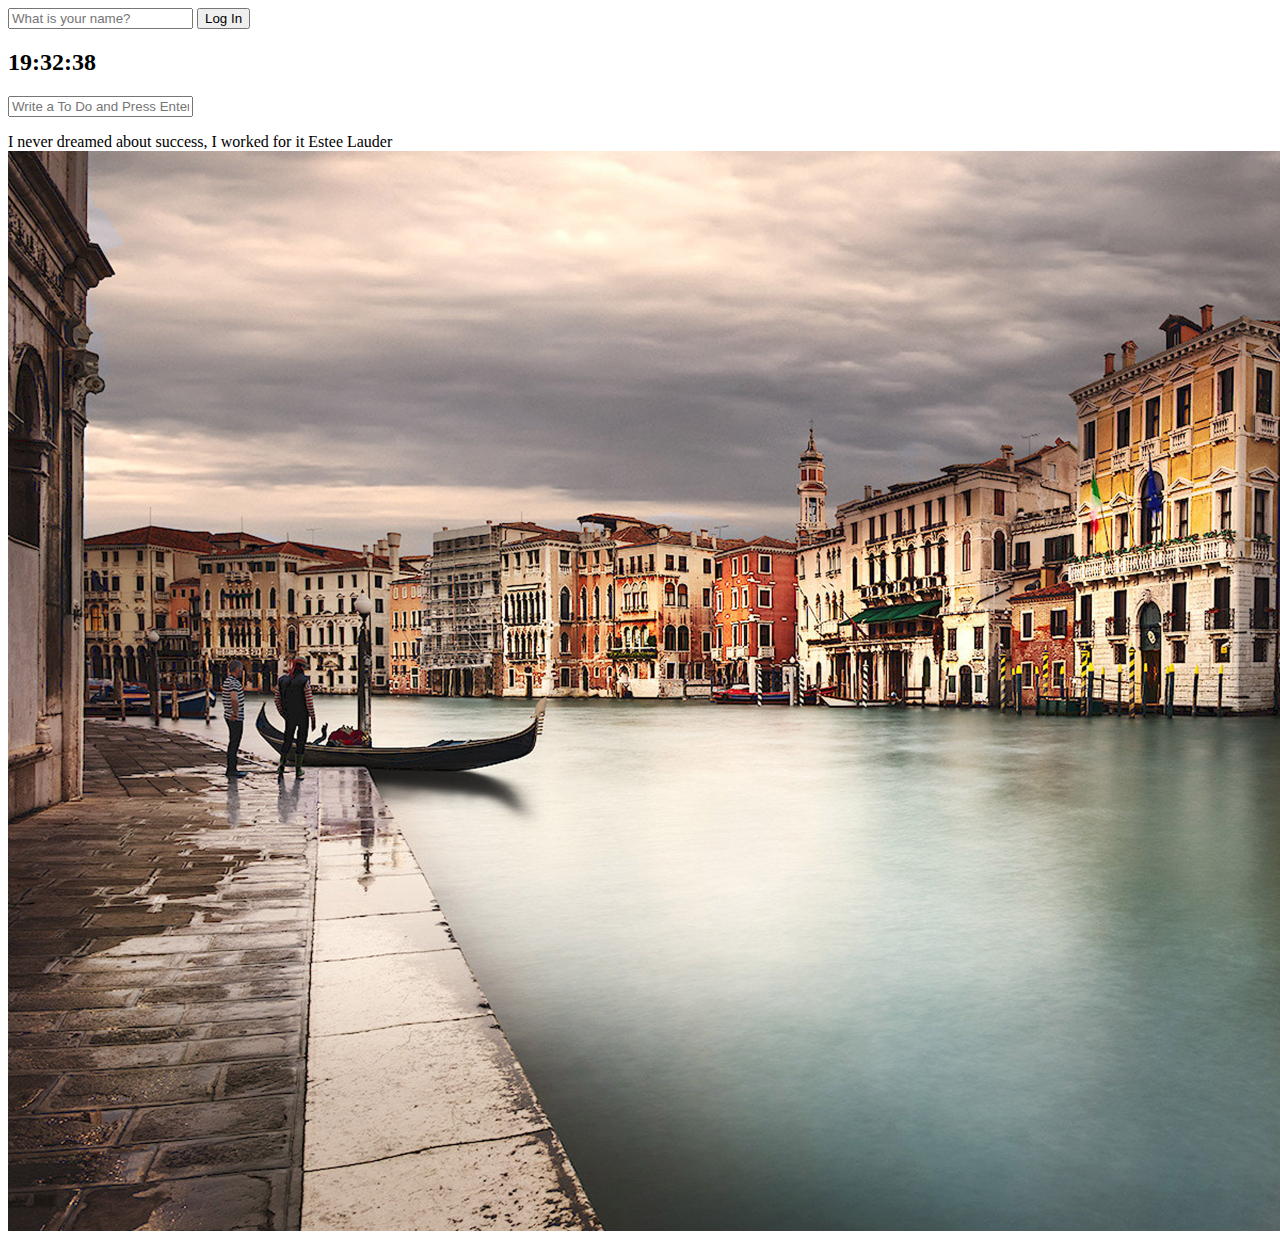
<file: momentum/index.html>
<!DOCTYPE html>
<html lang="en">

<head>
    <meta charset="UTF-8">
    <meta http-equiv="X-UA-Compatible" content="IE=edge">
    <meta name="viewport" content="width=device-width, initial-scale=1.0">
    <link rel="stylesheet" href="css/style.css">
    <title>Memontum App</title>
</head>

<body>
    <form id="login-form" class="hidden">
        <input required maxlength="15" type="text" placeholder="What is your name?">
        <button>Log In</button>
    </form>
    <h2 id="clock">00:00:00</h2>
    <h1 id="greeting" class="hidden"></h1>
    <form id="todo-form">
        <input type="text" placeholder="Write a To Do and Press Enter" required />
    </form>
    <ul id="todo-list"></ul>
    <div id="quote">
        <span></span>
        <span></span>
    </div>
    <div id="weather">
        <span></span>
        <span></span>
    </div>
    <script src="js/greeting.js"></script>
    <script src="js/clock.js"></script>
    <script src="js/quotes.js"></script>
    <script src="js/background.js"></script>
    <script src="js/todo.js"></script>
    <script src="js/weather.js"></script>
</body>

</html>
</file>
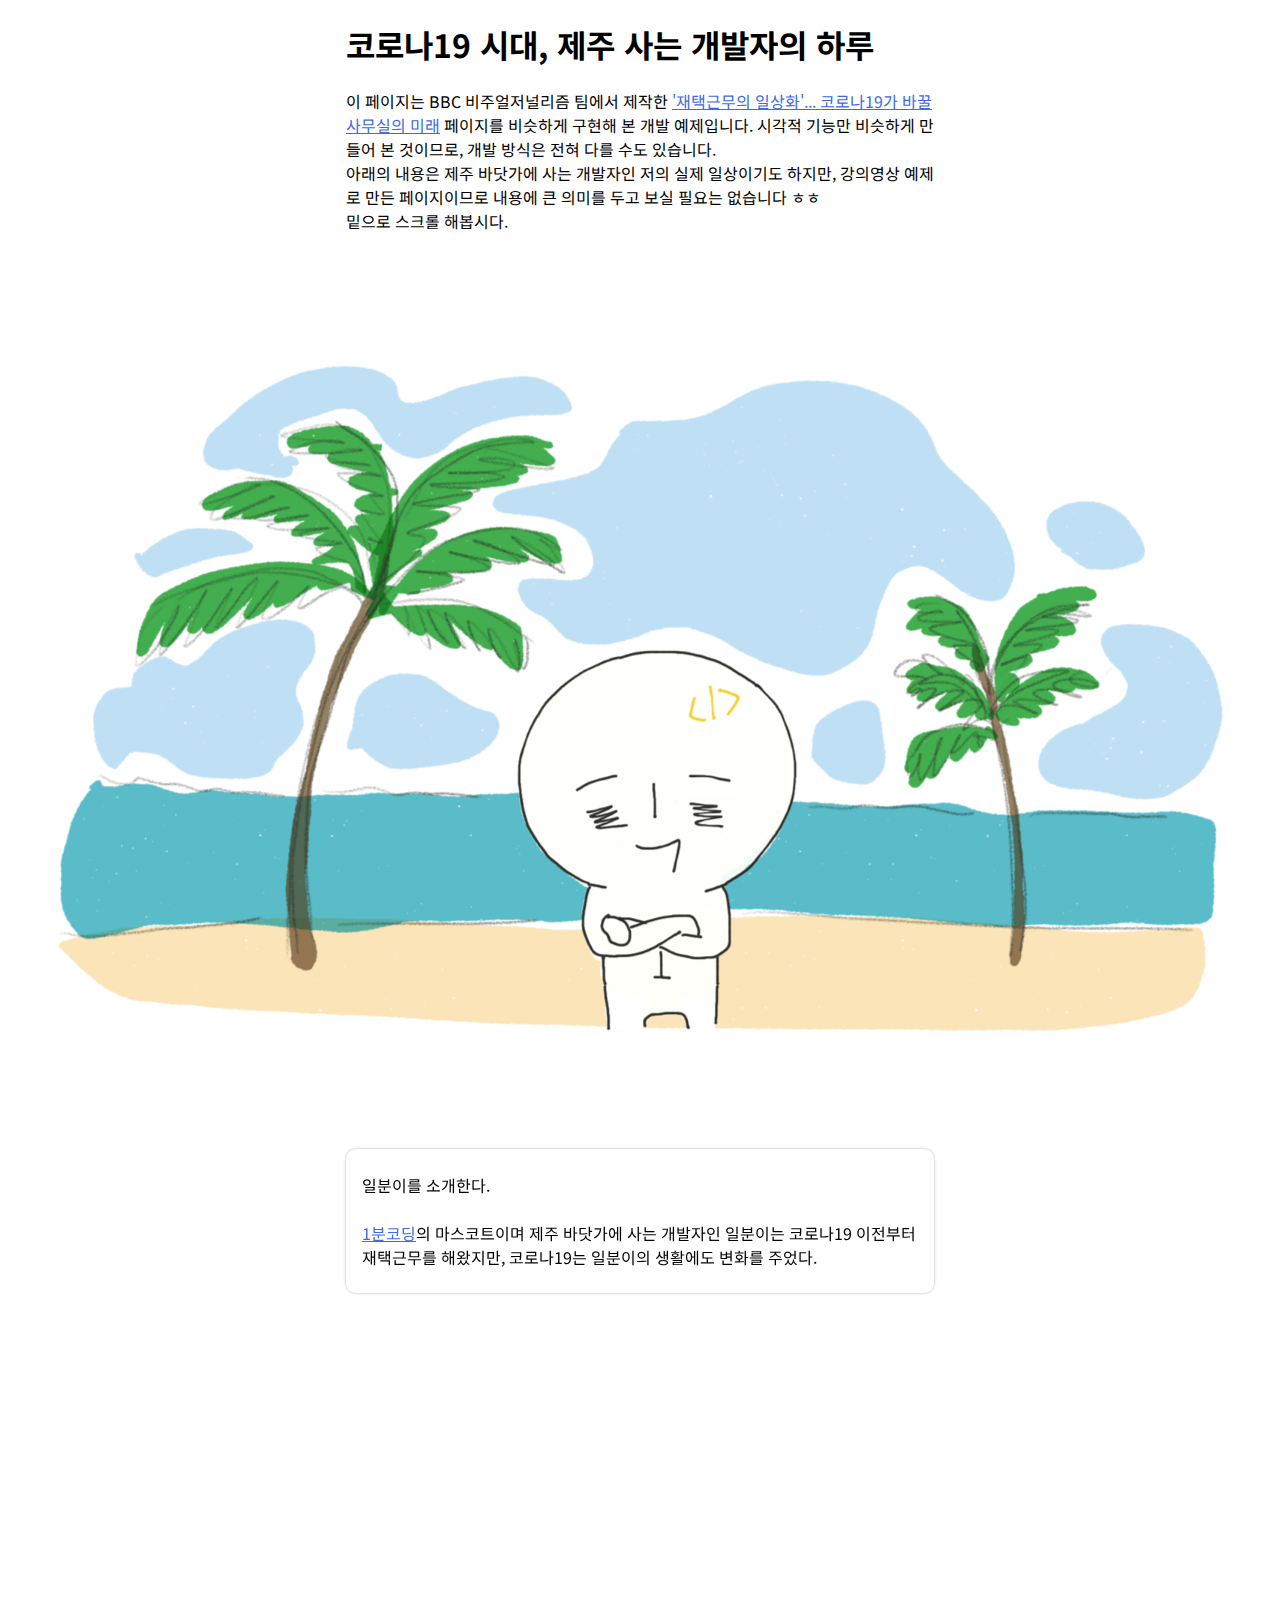
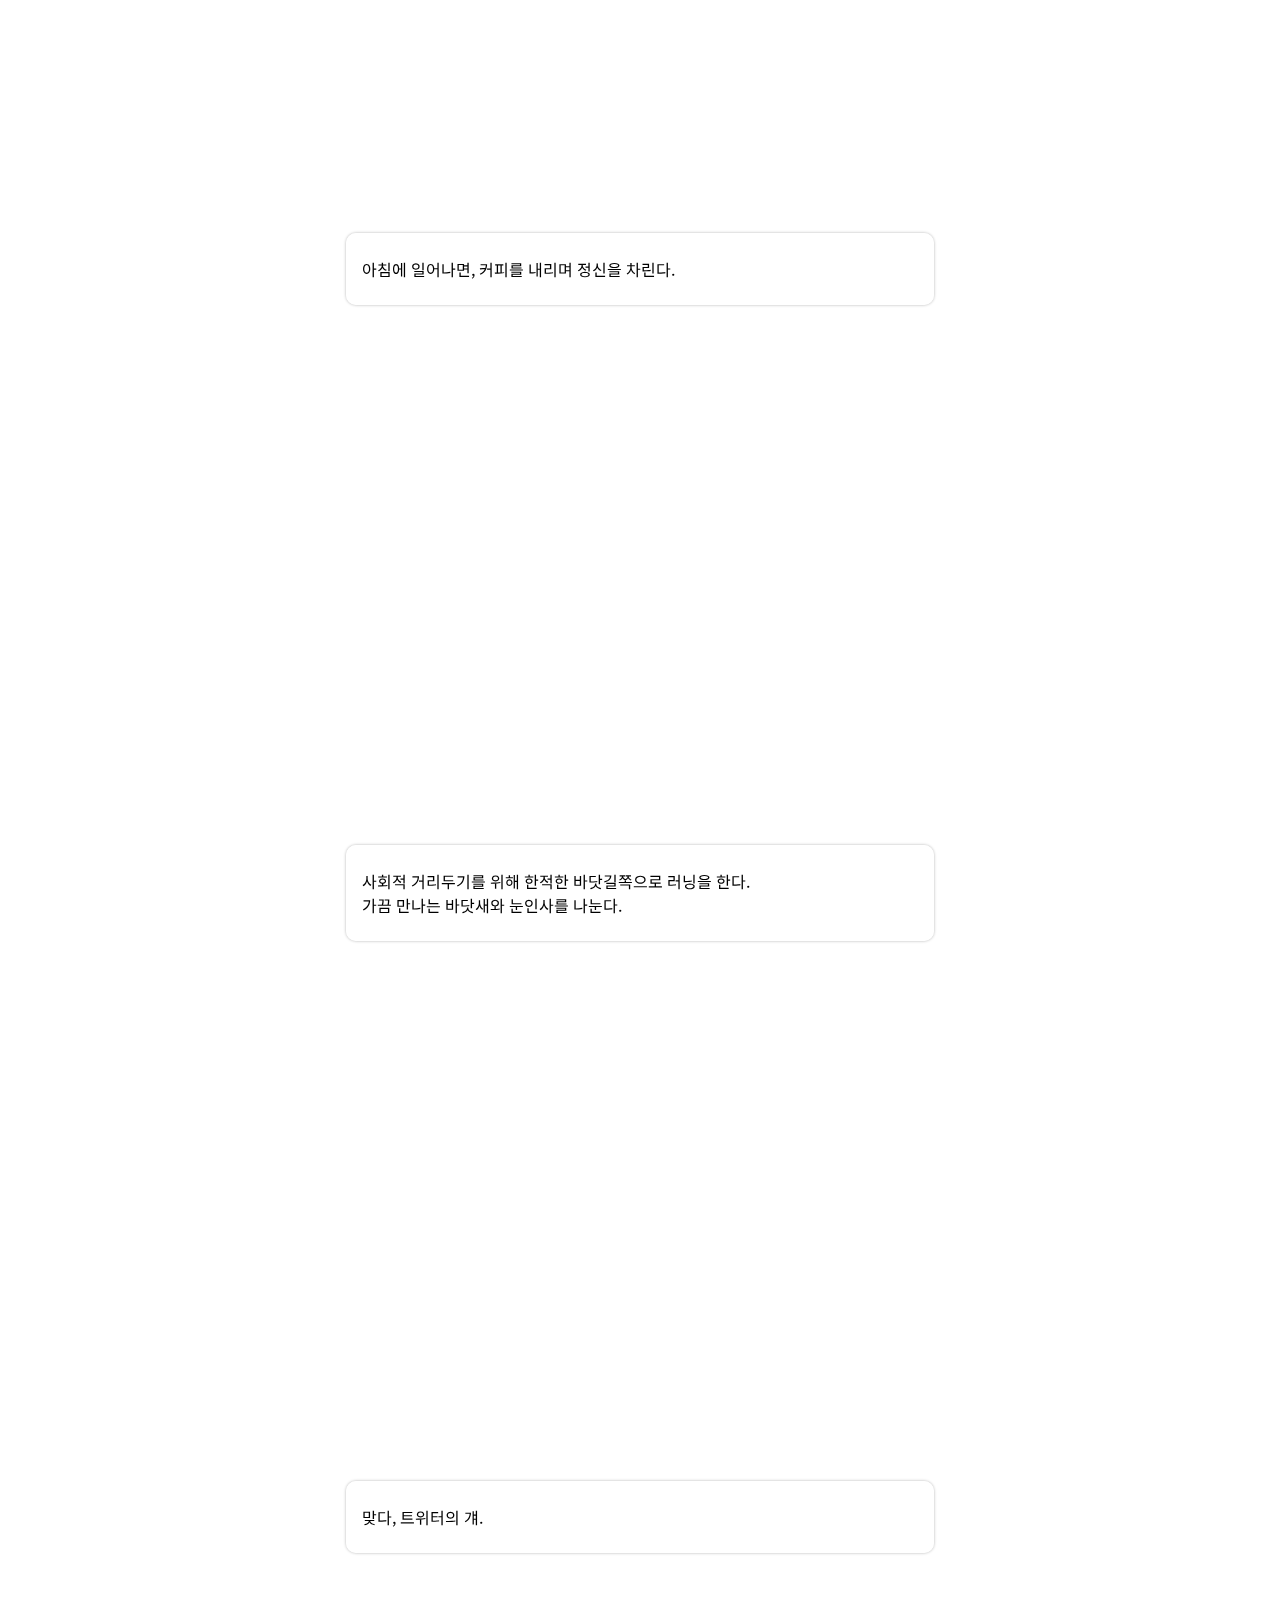
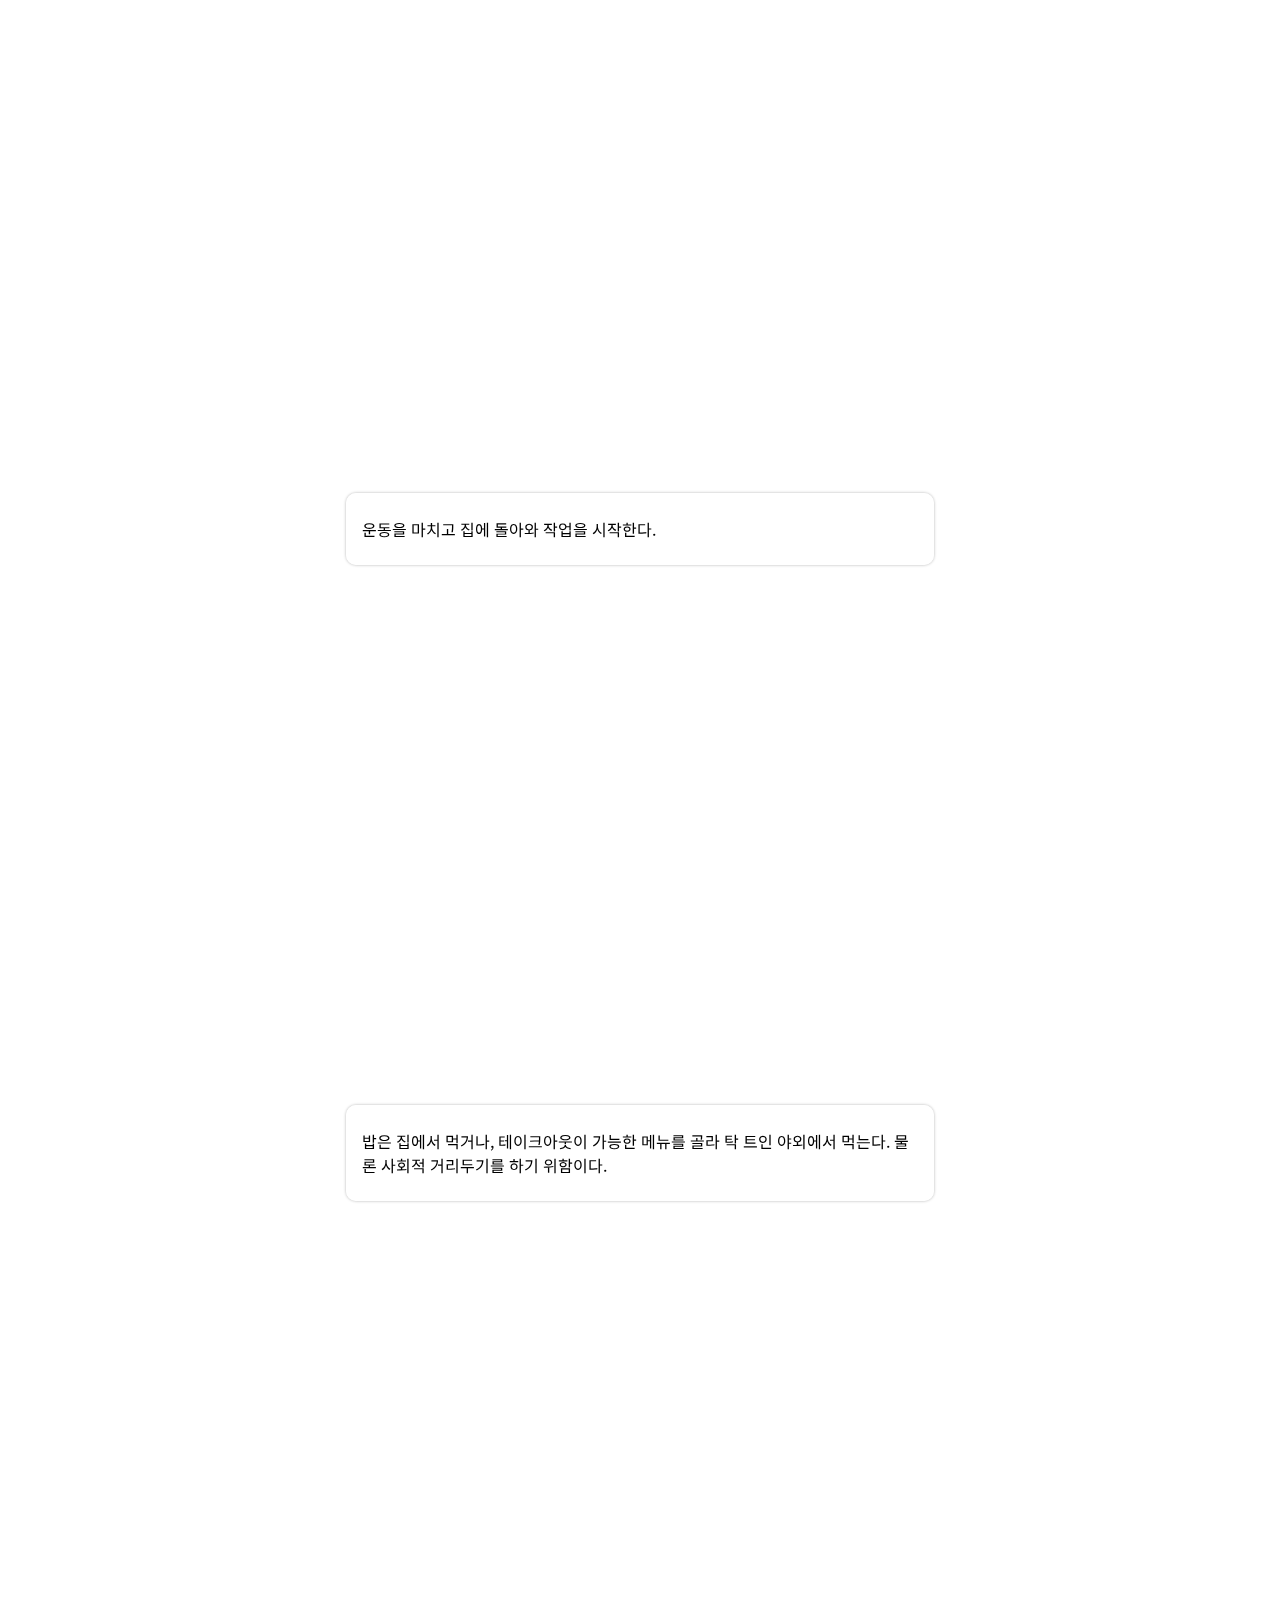
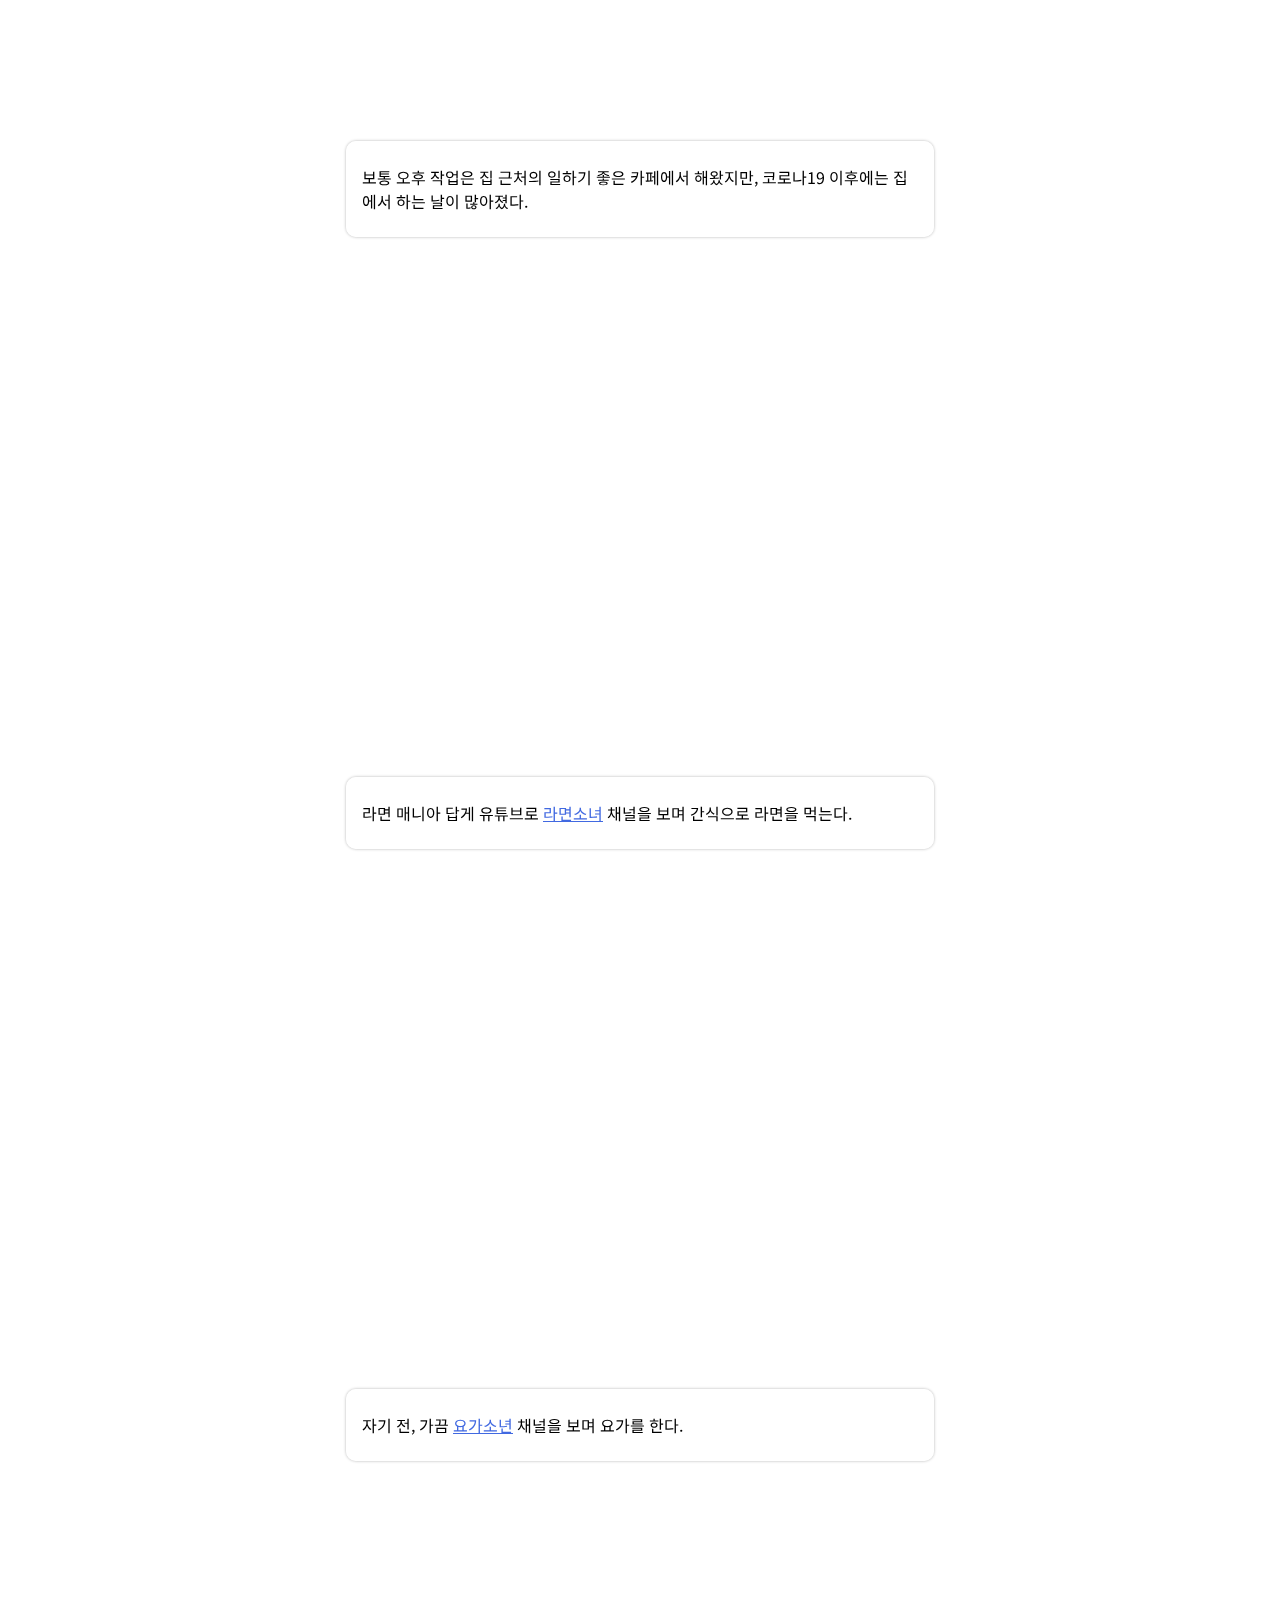
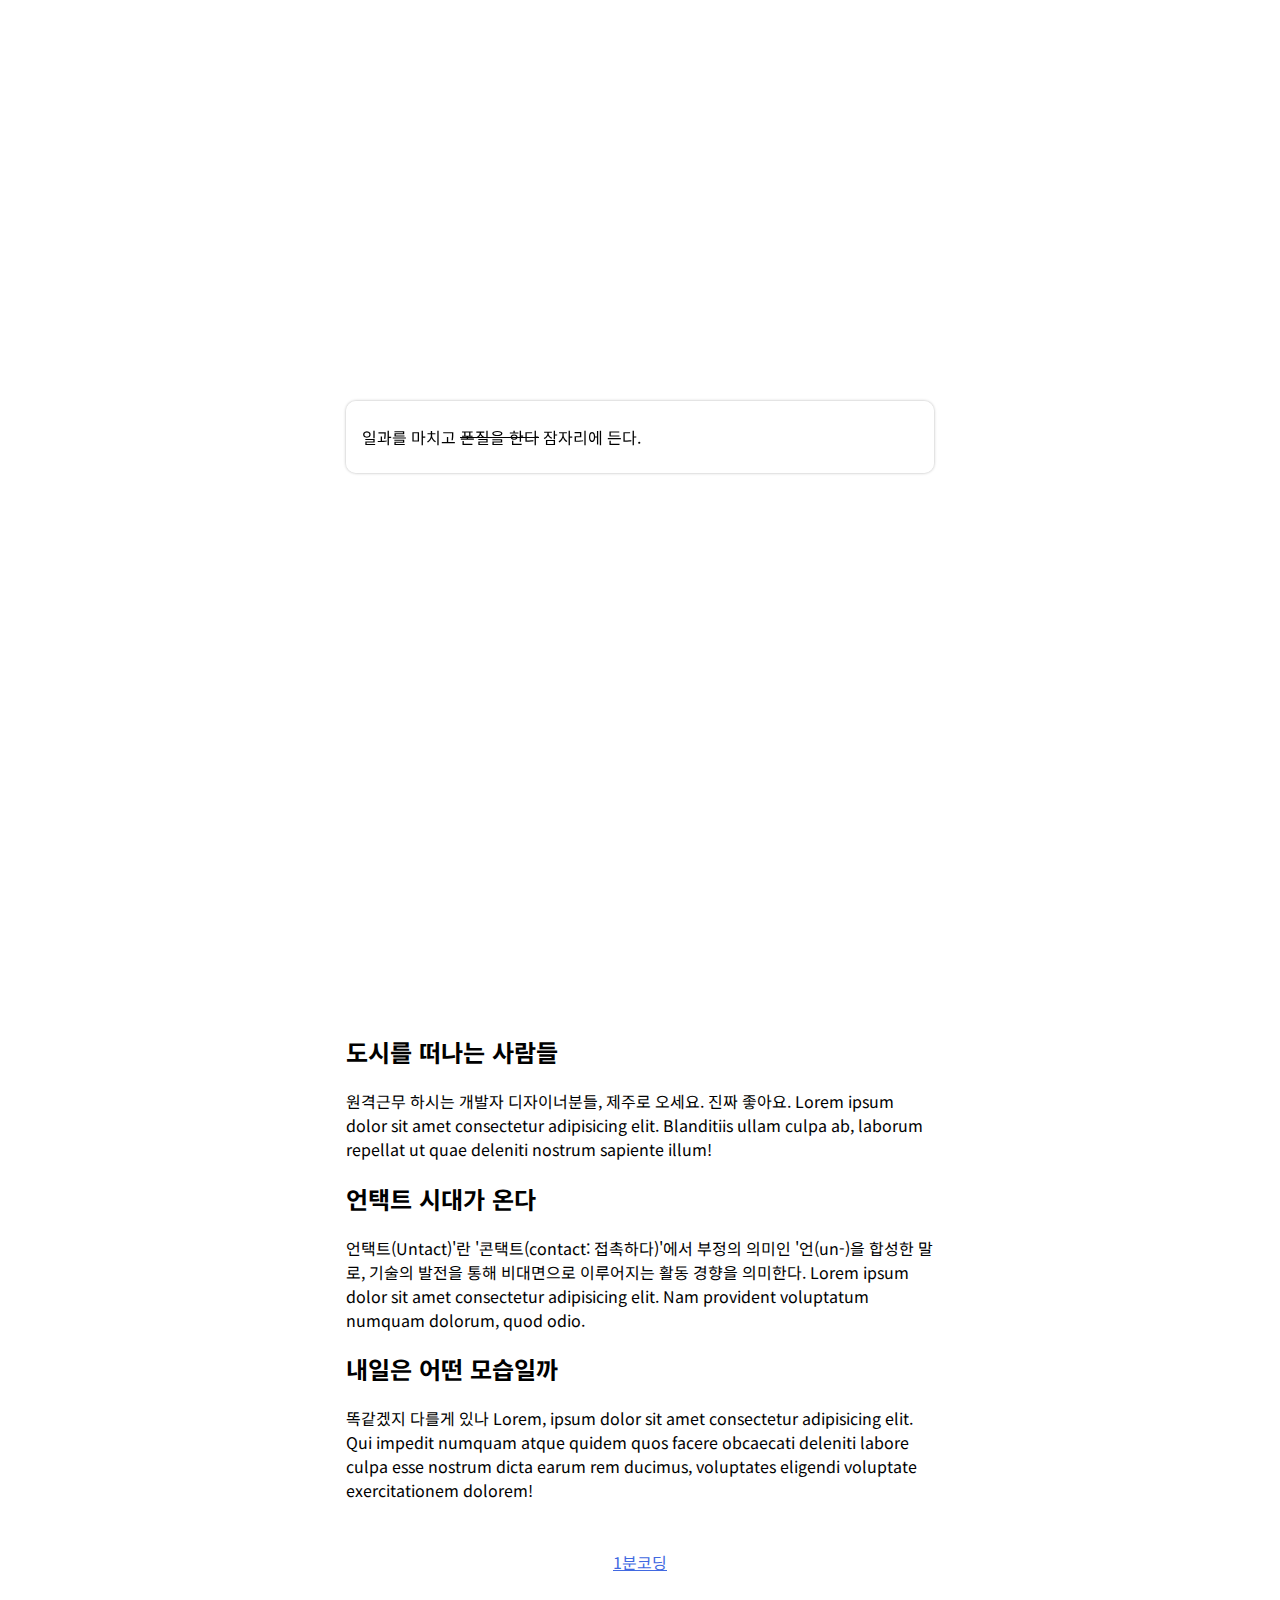
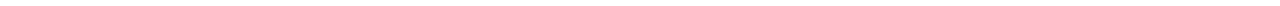
<file: bbc_interactive_clone/1mincoding-bbc-covid19/index.html>
<!DOCTYPE html>
<html lang="ko">
<head>
	<meta charset="UTF-8">
	<meta name="viewport" content="width=device-width, initial-scale=1.0">
	<title>1분코딩 예제 - 코로나19 시대, 제주 사는 개발자의 하루</title>
	<link href="https://fonts.googleapis.com/css2?family=Noto+Sans+KR:wght@400;700&display=swap" rel="stylesheet">
	<link rel="stylesheet" href="style.css">
</head>
<body>
	<header class="header">
		<div class="global-width">
			<h1 class="page-title">코로나19 시대, 제주 사는 개발자의 하루</h1>
			<p>
				이 페이지는 BBC 비주얼저널리즘 팀에서 제작한 <a href="https://www.bbc.com/korean/resources/idt-48d3c9a7-4063-4289-9726-611b5ea9d7b5" target="_blank">'재택근무의 일상화'... 코로나19가 바꿀 사무실의 미래</a> 페이지를 비슷하게 구현해 본 개발 예제입니다. 시각적 기능만 비슷하게 만들어 본 것이므로, 개발 방식은 전혀 다를 수도 있습니다.<br>아래의 내용은 제주 바닷가에 사는 개발자인 저의 실제 일상이기도 하지만, 강의영상 예제로 만든 페이지이므로 내용에 큰 의미를 두고 보실 필요는 없습니다 ㅎㅎ<br>밑으로 스크롤 해봅시다.
			</p>
		</div>
	</header>
	<section class="scroll-content">
		<div class="scroll-graphic">
			<div class="graphic-item"><img class="scene-img" src="images/00.png" alt=""></div>
			<div class="graphic-item"><img class="scene-img" src="images/01.png" alt=""></div>
			<div class="graphic-item" data-action="birdFlies">
				<img class="bird" src="images/bird.gif" alt="">
				<img class="scene-img" src="images/02.png" alt="">
			</div>
			<div class="graphic-item"><img class="scene-img" src="images/bird.gif" alt=""></div>
			<div class="graphic-item"><img class="scene-img" src="images/03.png" alt=""></div>
			<div class="graphic-item" data-action="birdFlies2">
				<img class="bird" src="images/bird.gif" alt="">
				<img class="scene-img" src="images/04.png" alt="">
			</div>
			<div class="graphic-item"><img class="scene-img" src="images/05.png" alt=""></div>
			<div class="graphic-item"><img class="scene-img" src="images/06.png" alt=""></div>
			<div class="graphic-item"><img class="scene-img" src="images/07.png" alt=""></div>
			<div class="graphic-item"><img class="scene-img" src="images/08.png" alt=""></div>
		</div>
		<div class="scroll-text global-width">
			<div class="step">
				<p>
					일분이를 소개한다.<br><br><a href="https://studiomeal.com" target="_blank">1분코딩</a>의 마스코트이며 제주 바닷가에 사는 개발자인 일분이는 코로나19 이전부터 재택근무를 해왔지만, 코로나19는 일분이의 생활에도 변화를 주었다.
				</p>
			</div>
			<div class="step">
				<p>
					아침에 일어나면, 커피를 내리며 정신을 차린다.
				</p>
			</div>
			<div class="step">
				<p>
					사회적 거리두기를 위해 한적한 바닷길쪽으로 러닝을 한다.<br>가끔 만나는 바닷새와 눈인사를 나눈다.
				</p>
			</div>
			<div class="step">
				<p>
					맞다, 트위터의 걔.
				</p>
			</div>
			<div class="step">
				<p>
					운동을 마치고 집에 돌아와 작업을 시작한다.
				</p>
			</div>
			<div class="step">
				<p>
					밥은 집에서 먹거나, 테이크아웃이 가능한 메뉴를 골라 탁 트인 야외에서 먹는다. 물론 사회적 거리두기를 하기 위함이다.
				</p>
			</div>
			<div class="step">
				<p>
					보통 오후 작업은 집 근처의 일하기 좋은 카페에서 해왔지만, 코로나19 이후에는 집에서 하는 날이 많아졌다.
				</p>
			</div>
			<div class="step">
				<p>
					라면 매니아 답게 유튜브로 <a href="https://www.youtube.com/channel/UCYzTR8jV9_xv1p25N2dNBQQ" target="_blank">라면소녀</a> 채널을 보며 간식으로 라면을 먹는다.
				</p>
			</div>
			<div class="step">
				<p>
					자기 전, 가끔 <a href="https://www.youtube.com/channel/UCkTRKCuFrRiXQm_gMG1uDvg" target="_blank">요가소년</a> 채널을 보며 요가를 한다.
				</p>
			</div>
			<div class="step">
				<p>
					일과를 마치고 <span class="strikethrough">폰질을 한다</span> 잠자리에 든다.
				</p>
			</div>
		</div>
	</section>
	<section class="normal-content global-width">
		<h2>도시를 떠나는 사람들</h2>
		<p>원격근무 하시는 개발자 디자이너분들, 제주로 오세요. 진짜 좋아요. Lorem ipsum dolor sit amet consectetur adipisicing elit. Blanditiis ullam culpa ab, laborum repellat ut quae deleniti nostrum sapiente illum!</p>
		<h2>언택트 시대가 온다</h2>
		<p>언택트(Untact)'란 '콘택트(contact: 접촉하다)'에서 부정의 의미인 '언(un-)을 합성한 말로, 기술의 발전을 통해 비대면으로 이루어지는 활동 경향을 의미한다. Lorem ipsum dolor sit amet consectetur adipisicing elit. Nam provident voluptatum numquam dolorum, quod odio.</p>
		<h2>내일은 어떤 모습일까</h2>
		<p>똑같겠지 다를게 있나 Lorem, ipsum dolor sit amet consectetur adipisicing elit. Qui impedit numquam atque quidem quos facere obcaecati deleniti labore culpa esse nostrum dicta earum rem ducimus, voluptates eligendi voluptate exercitationem dolorem!</p>
	</section>
	<footer class="global-footer">
		<a href="https://www.youtube.com/channel/UC_s1FC7s5YVwDImzv-WG93Q" target="blank">1분코딩</a>
	</footer>

	<script src="main.js"></script>
</body>
</html>
</file>
<file: momentum/css/style.css>
.hidden {
    display: none;
}
</file>
<file: bbc_interactive_clone/1mincoding-bbc-covid19/style.css>
html {
	font-family: 'Noto Sans KR', sans-serif;
}
body {
	margin: 0;
}
div, section, header, footer, p, h1, h2 {
	box-sizing: border-box;
}
a {
	color: royalblue;
}
img {
	max-width: 100%;
	height: auto;
}
.global-width {
	max-width: 620px;
	margin: 0 auto;
	padding: 0 1rem;
}
.scroll-graphic {
	overflow-x: hidden;
	position: sticky;
	top: 0;
	height: 100vh;
}
.graphic-item {
	display: flex;
	align-items: center;
	justify-content: center;
	position: absolute;
	left: 0;
	top: 0;
	width: 100%;
	height: 100%;
	opacity: 0;
	transition: 0.5s;
	will-change: opacity;
}
.visible {
	opacity: 1;
}
.scene-img {
	max-height: 100vh;
}
.scroll-text {
	/* default: static */
	position: relative;
	padding-bottom: 1px;
}
.step {
	margin-bottom: 60vh;
	padding: .5rem 1rem;
	border-radius: 10px;
	background: rgba(255, 255, 255, 0.8);
	box-shadow: rgba(0, 0, 0, 0.3) 0 0 3px;
}
.bird {
	position: absolute;
	left: 0;
	bottom: 70%;
	width: 100px;
	transform: translateX(-100%);
	transition:  1.5s 0.5s linear;
}

[data-index="5"] .bird {
	left: 30%;
	bottom: 30%;
}

.global-footer {
	padding: 2rem 0;
	text-align: center;
}

.strikethrough {
	text-decoration: line-through;
}
</file>
